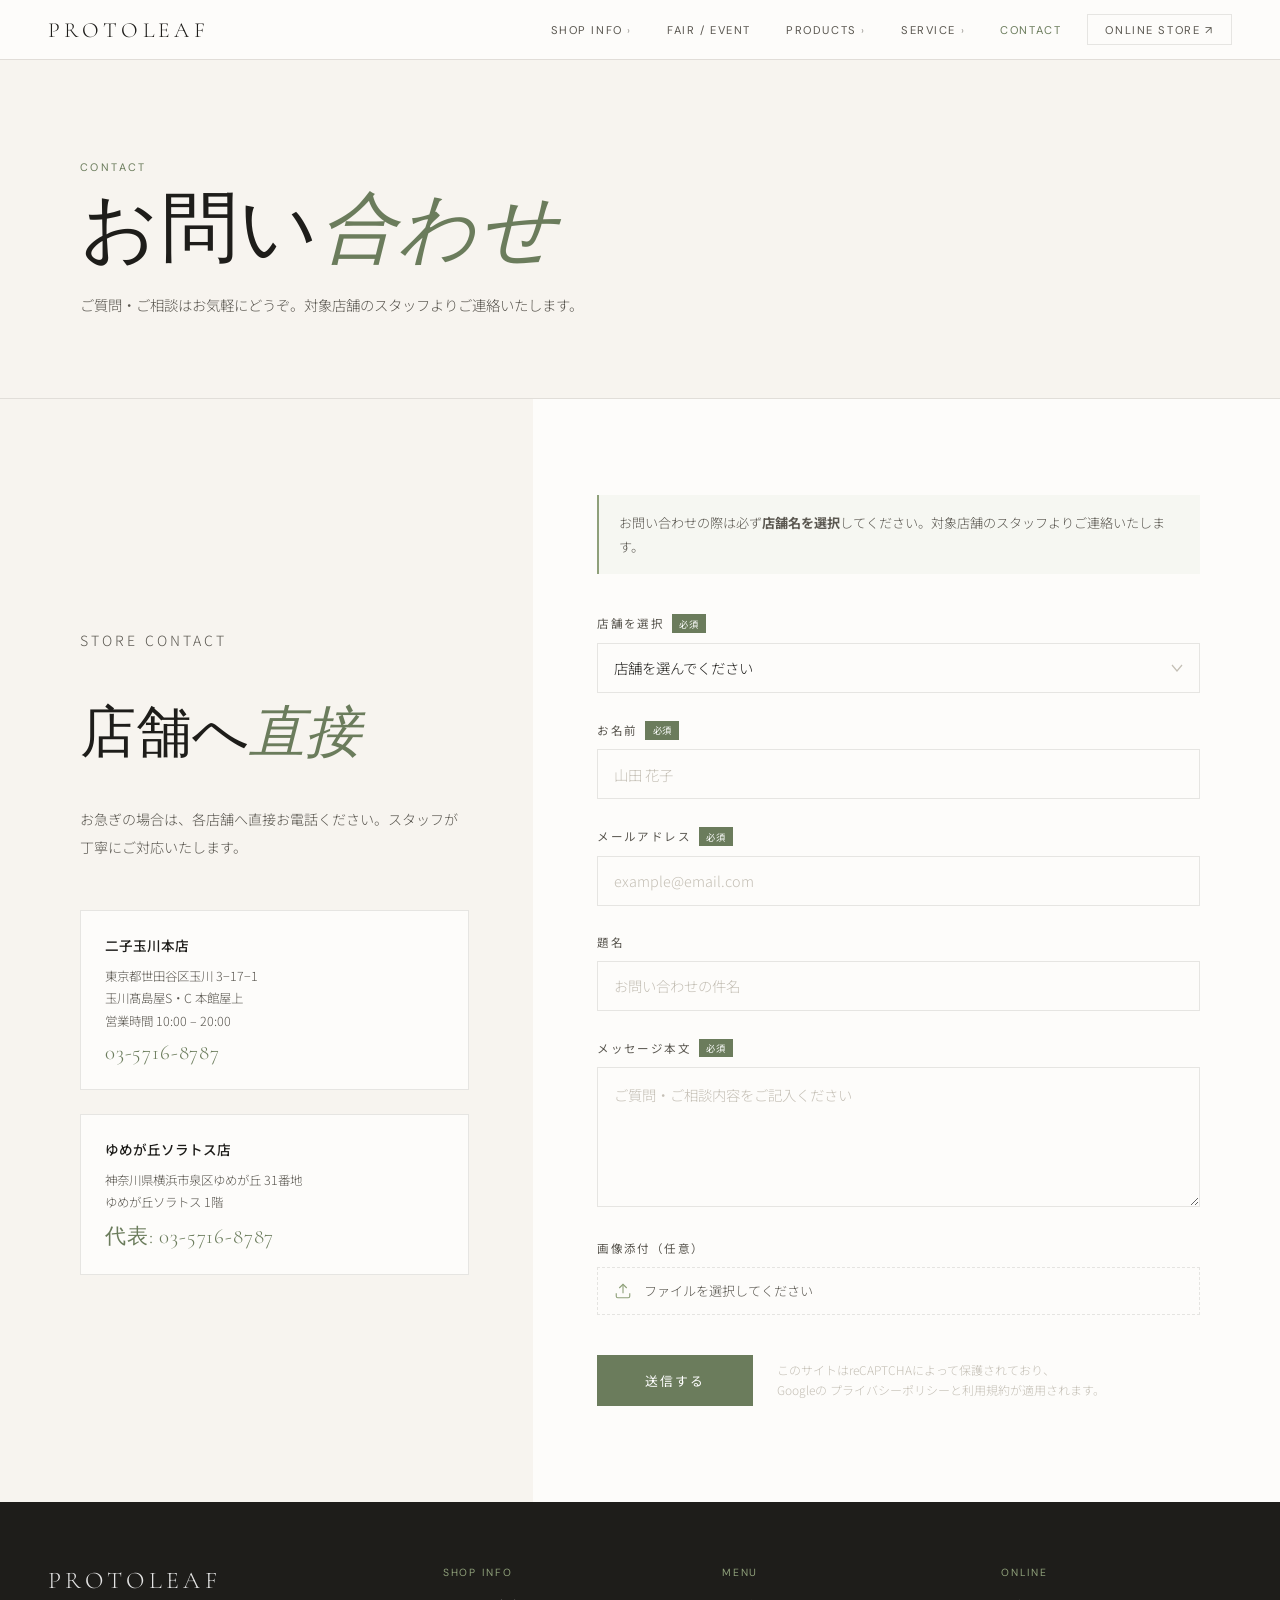
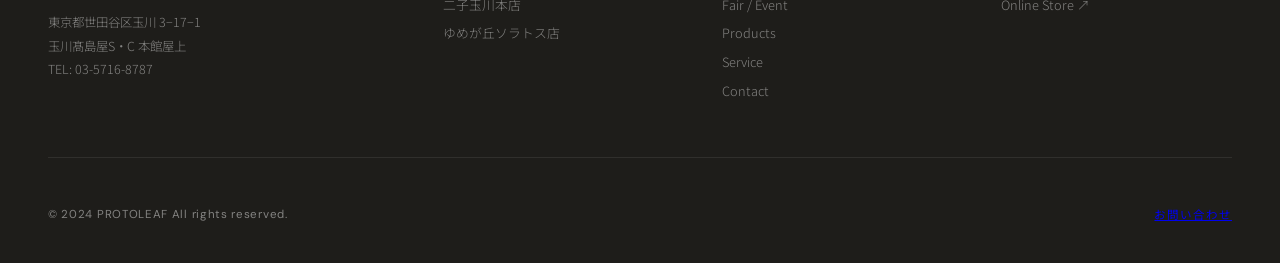
<file: contact.html>
<!DOCTYPE html>
<html lang="ja">
<head>
  <meta charset="UTF-8">
  <meta name="viewport" content="width=device-width, initial-scale=1.0">
  <title>Contact — PROTOLEAF</title>
  <link rel="preconnect" href="https://fonts.googleapis.com">
  <link rel="preconnect" href="https://fonts.gstatic.com" crossorigin>
  <link href="https://fonts.googleapis.com/css2?family=Cormorant+Garamond:ital,wght@0,300;0,400;1,300;1,400&family=Noto+Sans+JP:wght@300;400;500&family=DM+Sans:wght@300;400;500&display=swap" rel="stylesheet">
  <link rel="stylesheet" href="style.css">
  <style>
    .contact-wrap {
      display: grid;
      grid-template-columns: 1fr 1.4fr;
      min-height: calc(100vh - 200px);
    }

    /* ─── LEFT PANEL ─── */
    .contact-info-panel {
      background: var(--cream);
      padding: 6rem 4rem 6rem 5rem;
      display: flex;
      flex-direction: column;
      justify-content: center;
    }
    .contact-info-panel .section-title { margin-bottom: 2.5rem; }
    .contact-info-panel p {
      font-family: var(--font-jp);
      font-size: 0.88rem;
      line-height: 2.05;
      color: var(--mid);
      font-weight: 300;
      margin-bottom: 3rem;
    }
    .contact-stores { display: flex; flex-direction: column; gap: 1.5rem; }
    .contact-store-card {
      padding: 1.5rem;
      background: var(--warm-white);
      border: 0.5px solid var(--border);
    }
    .contact-store-card h4 {
      font-family: var(--font-jp);
      font-size: 0.85rem;
      font-weight: 500;
      color: var(--dark);
      margin-bottom: 0.6rem;
    }
    .contact-store-card p {
      font-family: var(--font-jp);
      font-size: 0.78rem;
      color: var(--mid);
      line-height: 1.8;
      font-weight: 300;
      margin: 0;
    }
    .contact-store-card a {
      font-family: var(--font-serif);
      font-size: 1.3rem;
      font-weight: 300;
      color: var(--sage);
      text-decoration: none;
      display: block;
      margin-top: 0.5rem;
      letter-spacing: 0.04em;
    }
    .contact-store-card a:hover { color: var(--dark); }

    /* ─── RIGHT PANEL (FORM) ─── */
    .contact-form-panel {
      background: var(--warm-white);
      padding: 6rem 5rem 6rem 4rem;
      display: flex;
      flex-direction: column;
      justify-content: center;
    }
    .form-note {
      font-family: var(--font-jp);
      font-size: 0.82rem;
      color: var(--mid);
      font-weight: 300;
      line-height: 1.8;
      padding: 1rem 1.25rem;
      border-left: 2px solid var(--sage-light);
      background: rgba(143,160,122,0.06);
      margin-bottom: 2.5rem;
    }

    .form-group { margin-bottom: 1.75rem; }
    .form-label {
      display: flex;
      align-items: center;
      gap: 0.5rem;
      font-size: 0.72rem;
      letter-spacing: 0.12em;
      text-transform: uppercase;
      color: var(--mid);
      margin-bottom: 0.6rem;
      font-weight: 400;
    }
    .required-badge {
      font-size: 0.58rem;
      letter-spacing: 0.08em;
      background: var(--sage);
      color: #fff;
      padding: 0.15rem 0.45rem;
      text-transform: uppercase;
    }

    .form-control {
      width: 100%;
      padding: 0.85rem 1rem;
      font-family: var(--font-jp);
      font-size: 0.9rem;
      font-weight: 300;
      color: var(--dark);
      background: var(--warm-white);
      border: 0.5px solid var(--border);
      outline: none;
      transition: border-color 0.25s;
      appearance: none;
      -webkit-appearance: none;
    }
    .form-control:focus { border-color: var(--sage); }
    .form-control::placeholder { color: var(--light); }

    select.form-control {
      background-image: url("data:image/svg+xml,%3Csvg width='12' height='8' viewBox='0 0 12 8' fill='none' xmlns='http://www.w3.org/2000/svg'%3E%3Cpath d='M1 1L6 7L11 1' stroke='%23c4bfb5' stroke-width='1.2'/%3E%3C/svg%3E");
      background-repeat: no-repeat;
      background-position: right 1rem center;
      padding-right: 2.5rem;
    }

    textarea.form-control {
      resize: vertical;
      min-height: 140px;
      line-height: 1.8;
    }

    .file-label {
      display: flex;
      align-items: center;
      gap: 0.75rem;
      padding: 0.85rem 1rem;
      border: 0.5px dashed var(--border);
      cursor: pointer;
      font-family: var(--font-jp);
      font-size: 0.82rem;
      color: var(--mid);
      font-weight: 300;
      transition: border-color 0.25s, background 0.25s;
    }
    .file-label:hover { border-color: var(--sage-light); background: rgba(143,160,122,0.04); }
    .file-label svg { flex-shrink: 0; color: var(--sage-light); }
    input[type="file"] { display: none; }

    .form-submit {
      margin-top: 2.5rem;
      display: flex;
      align-items: center;
      gap: 1.5rem;
      flex-wrap: wrap;
    }
    .btn-submit {
      padding: 1rem 3rem;
      background: var(--sage);
      color: #fff;
      border: none;
      font-family: var(--font-sans);
      font-size: 0.8rem;
      letter-spacing: 0.14em;
      text-transform: uppercase;
      cursor: pointer;
      transition: background 0.3s;
    }
    .btn-submit:hover { background: var(--dark); }
    .privacy-note {
      font-family: var(--font-jp);
      font-size: 0.75rem;
      color: var(--light);
      line-height: 1.7;
      font-weight: 300;
    }

    /* ─── THANKS STATE ─── */
    .thanks-msg {
      display: none;
      text-align: center;
      padding: 3rem 0;
    }
    .thanks-msg h3 {
      font-family: var(--font-serif);
      font-size: 2rem;
      font-weight: 300;
      color: var(--sage);
      margin-bottom: 1rem;
    }
    .thanks-msg p {
      font-family: var(--font-jp);
      font-size: 0.9rem;
      color: var(--mid);
      line-height: 2;
      font-weight: 300;
    }

    @media (max-width: 900px) {
      .contact-wrap { grid-template-columns: 1fr; }
      .contact-info-panel { padding: 4rem 1.5rem; }
      .contact-form-panel { padding: 4rem 1.5rem; }
    }
  </style>
</head>
<body>

<nav id="nav" class="solid">
  <a class="nav-logo" href="index.html">PROTOLEAF</a>
  <ul class="nav-menu">
    <li class="nav-item">
      <span>Shop Info</span>
      <div class="dropdown">
        <a href="index.html">二子玉川本店</a>
        <a href="#">ゆめが丘ソラトス店</a>
      </div>
    </li>
    <li class="nav-item"><a href="fair.html">Fair / Event</a></li>
    <li class="nav-item">
      <span>Products</span>
      <div class="dropdown">
        <a href="products.html">二子玉川本店</a>
        <a href="#">ゆめが丘ソラトス店</a>
      </div>
    </li>
    <li class="nav-item">
      <span>Service</span>
      <div class="dropdown">
        <a href="service.html">二子玉川本店</a>
        <a href="#">ゆめが丘ソラトス店</a>
      </div>
    </li>
    <li class="nav-item"><a href="contact.html" style="color:var(--sage)!important;">Contact</a></li>
    <li class="nav-item"><a class="nav-online" href="https://protoleaf.thebase.in/" target="_blank" rel="noopener">Online Store ↗</a></li>
  </ul>
</nav>

<div class="page-hero">
  <p class="page-hero-label">Contact</p>
  <h1 class="page-hero-title">お問い<em>合わせ</em></h1>
  <p class="page-hero-sub">ご質問・ご相談はお気軽にどうぞ。対象店舗のスタッフよりご連絡いたします。</p>
</div>

<div class="contact-wrap">

  <!-- LEFT: store info -->
  <div class="contact-info-panel reveal">
    <p class="section-label">Store Contact</p>
    <h2 class="section-title">店舗へ<em>直接</em></h2>
    <p>お急ぎの場合は、各店舗へ直接お電話ください。スタッフが丁寧にご対応いたします。</p>
    <div class="contact-stores">
      <div class="contact-store-card">
        <h4>二子玉川本店</h4>
        <p>東京都世田谷区玉川 3−17−1<br>玉川髙島屋S・C 本館屋上<br>営業時間 10:00 – 20:00</p>
        <a href="tel:0357168787">03-5716-8787</a>
      </div>
      <div class="contact-store-card">
        <h4>ゆめが丘ソラトス店</h4>
        <p>神奈川県横浜市泉区ゆめが丘 31番地<br>ゆめが丘ソラトス 1階</p>
        <a href="tel:0357168787">代表: 03-5716-8787</a>
      </div>
    </div>
  </div>

  <!-- RIGHT: form -->
  <div class="contact-form-panel reveal">
    <div class="form-note">
      お問い合わせの際は必ず<strong>店舗名を選択</strong>してください。対象店舗のスタッフよりご連絡いたします。
    </div>

    <form id="contactForm" novalidate>
      <div class="form-group">
        <label class="form-label">
          店舗を選択 <span class="required-badge">必須</span>
        </label>
        <select class="form-control" required>
          <option value="" disabled selected>店舗を選んでください</option>
          <option value="futako">二子玉川本店</option>
          <option value="yumegaoka">ゆめが丘ソラトス店</option>
        </select>
      </div>

      <div class="form-group">
        <label class="form-label">
          お名前 <span class="required-badge">必須</span>
        </label>
        <input class="form-control" type="text" placeholder="山田 花子" required>
      </div>

      <div class="form-group">
        <label class="form-label">
          メールアドレス <span class="required-badge">必須</span>
        </label>
        <input class="form-control" type="email" placeholder="example@email.com" required>
      </div>

      <div class="form-group">
        <label class="form-label">題名</label>
        <input class="form-control" type="text" placeholder="お問い合わせの件名">
      </div>

      <div class="form-group">
        <label class="form-label">
          メッセージ本文 <span class="required-badge">必須</span>
        </label>
        <textarea class="form-control" placeholder="ご質問・ご相談内容をご記入ください" required></textarea>
      </div>

      <div class="form-group">
        <label class="form-label">画像添付（任意）</label>
        <label class="file-label" for="fileInput">
          <svg width="18" height="18" viewBox="0 0 24 24" fill="none" stroke="currentColor" stroke-width="1.5"><path d="M21 15v4a2 2 0 01-2 2H5a2 2 0 01-2-2v-4"/><polyline points="17 8 12 3 7 8"/><line x1="12" y1="3" x2="12" y2="15"/></svg>
          ファイルを選択してください
        </label>
        <input type="file" id="fileInput" accept="image/*">
      </div>

      <div class="form-submit">
        <button type="submit" class="btn-submit">送信する</button>
        <p class="privacy-note">このサイトはreCAPTCHAによって保護されており、<br>Googleの プライバシーポリシーと利用規約が適用されます。</p>
      </div>
    </form>

    <div class="thanks-msg" id="thanksMsg">
      <h3>送信完了</h3>
      <p>お問い合わせありがとうございます。<br>担当店舗より3営業日以内にご連絡いたします。</p>
    </div>
  </div>
</div>

<footer>
  <div class="footer-top">
    <div class="footer-brand">
      <div class="footer-brand-logo">PROTOLEAF</div>
      <p>東京都世田谷区玉川 3−17−1<br>玉川髙島屋S・C 本館屋上<br>TEL: 03-5716-8787</p>
    </div>
    <div class="footer-col">
      <h4>Shop Info</h4>
      <a href="index.html">二子玉川本店</a>
      <a href="#">ゆめが丘ソラトス店</a>
    </div>
    <div class="footer-col">
      <h4>Menu</h4>
      <a href="fair.html">Fair / Event</a>
      <a href="products.html">Products</a>
      <a href="service.html">Service</a>
      <a href="contact.html">Contact</a>
    </div>
    <div class="footer-col">
      <h4>Online</h4>
      <a href="https://protoleaf.thebase.in/" target="_blank" rel="noopener">Online Store ↗</a>
    </div>
  </div>
  <div class="footer-bottom">
    <p>© 2024 PROTOLEAF All rights reserved.</p>
    <a href="contact.html" style="font-size:0.72rem; letter-spacing:0.08em;">お問い合わせ</a>
  </div>
</footer>

<script>
  const nav = document.getElementById('nav');
  window.addEventListener('scroll', () => {
    if (window.scrollY > 10) nav.classList.remove('solid');
    else nav.classList.add('solid');
  });

  document.getElementById('contactForm').addEventListener('submit', (e) => {
    e.preventDefault();
    document.getElementById('contactForm').style.display = 'none';
    document.getElementById('thanksMsg').style.display = 'block';
  });

  const fileInput = document.getElementById('fileInput');
  const fileLabel = document.querySelector('.file-label');
  fileInput.addEventListener('change', () => {
    if (fileInput.files.length > 0) {
      fileLabel.textContent = fileInput.files[0].name;
    }
  });

  const reveals = document.querySelectorAll('.reveal');
  const obs = new IntersectionObserver((entries) => {
    entries.forEach((e, i) => {
      if (e.isIntersecting) { setTimeout(() => e.target.classList.add('visible'), i * 80); obs.unobserve(e.target); }
    });
  }, { threshold: 0.08 });
  reveals.forEach(el => obs.observe(el));
</script>
</body>
</html>
</file>
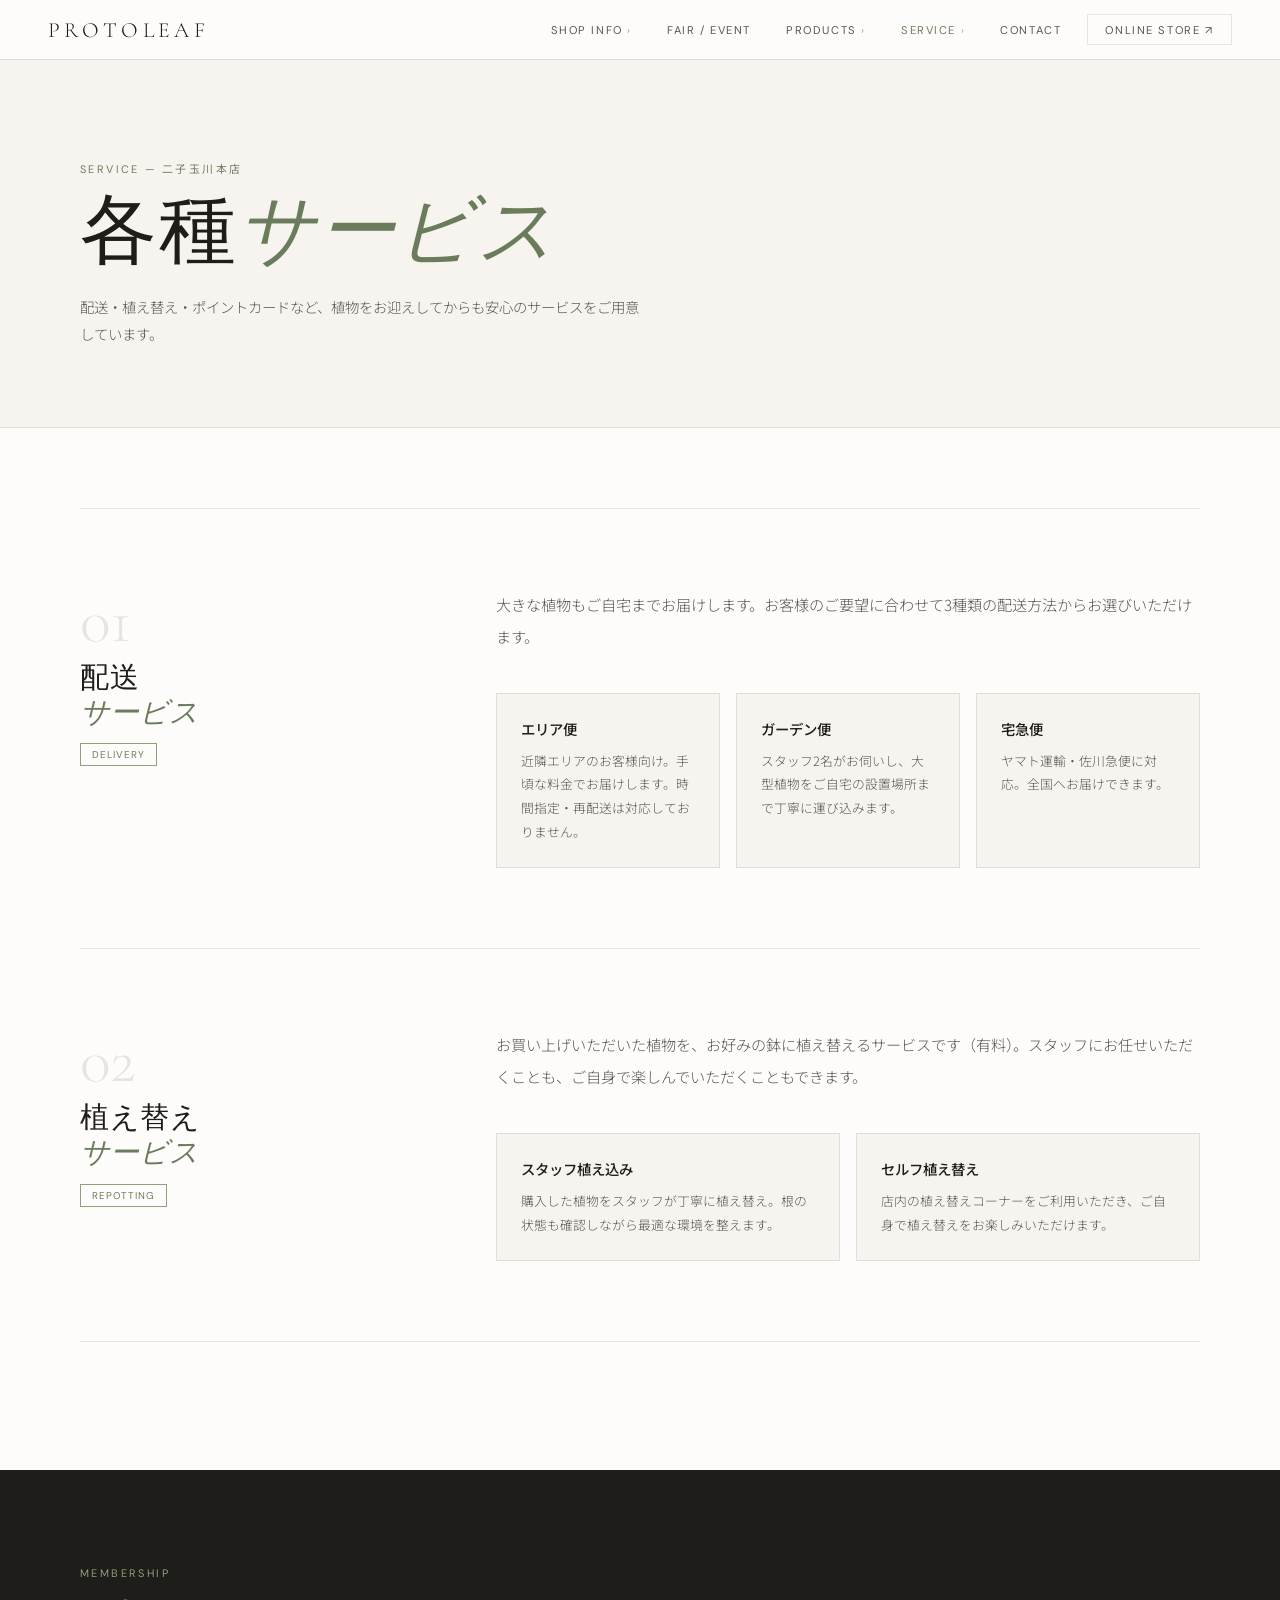
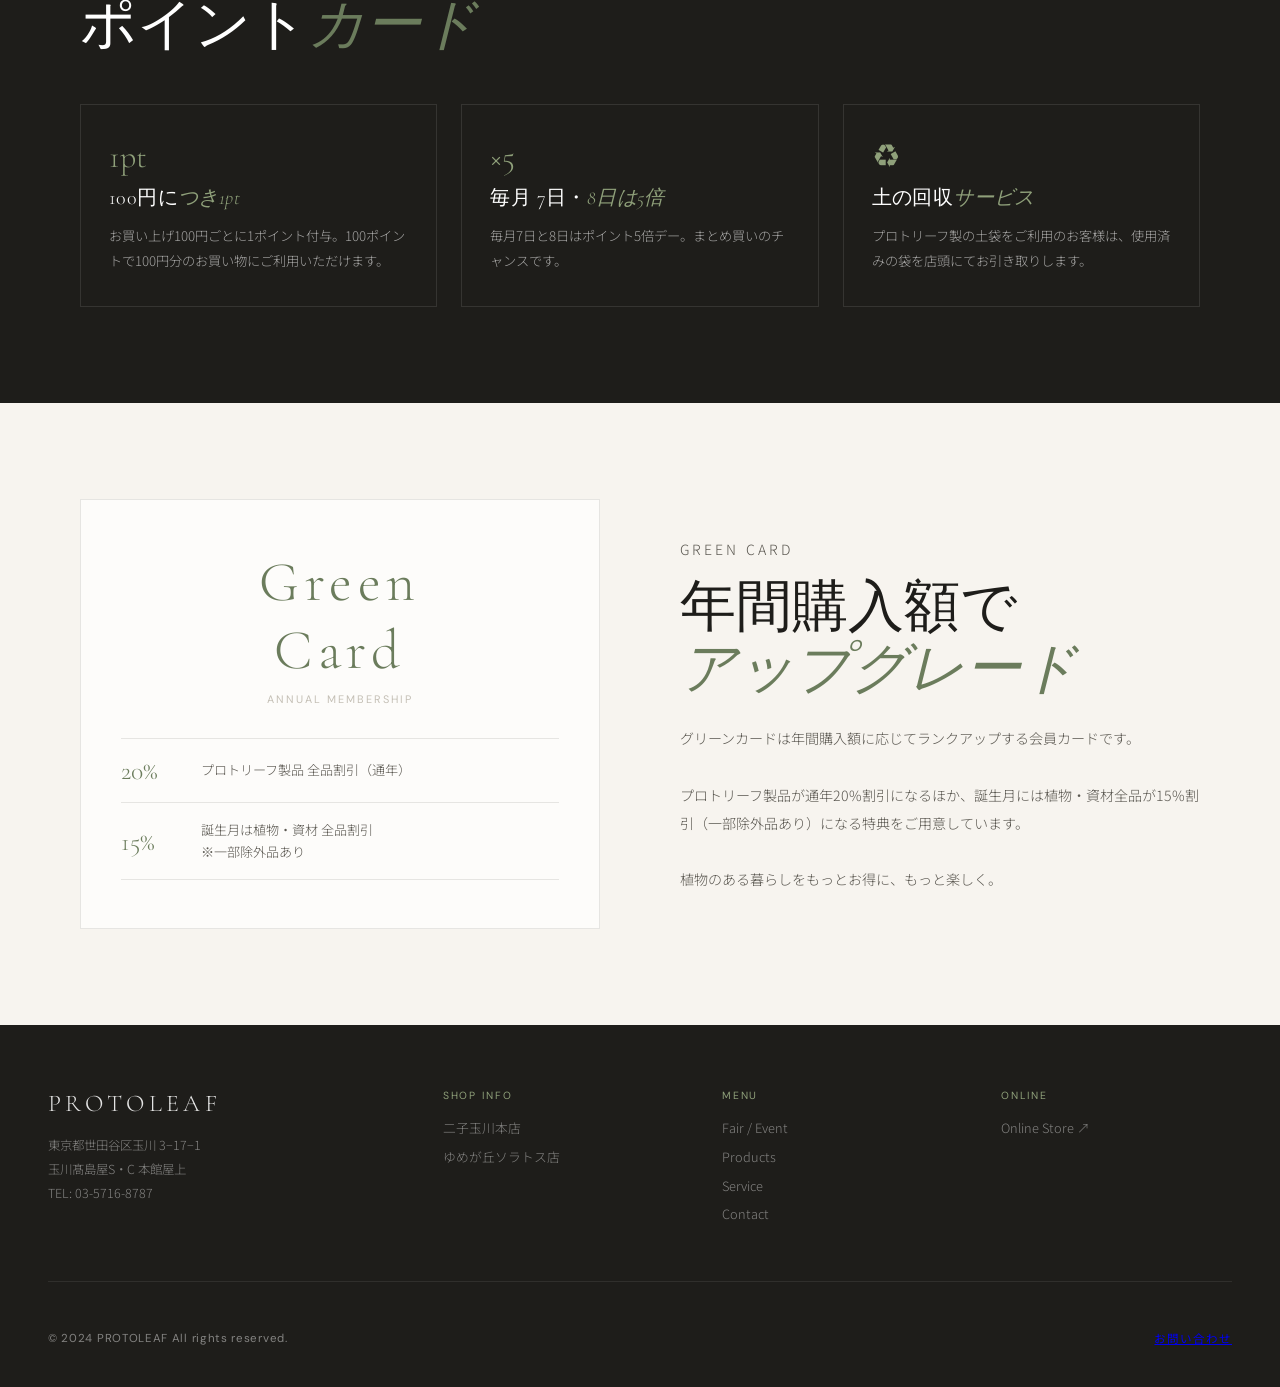
<file: service.html>
<!DOCTYPE html>
<html lang="ja">
<head>
  <meta charset="UTF-8">
  <meta name="viewport" content="width=device-width, initial-scale=1.0">
  <title>Service — PROTOLEAF</title>
  <link rel="preconnect" href="https://fonts.googleapis.com">
  <link rel="preconnect" href="https://fonts.gstatic.com" crossorigin>
  <link href="https://fonts.googleapis.com/css2?family=Cormorant+Garamond:ital,wght@0,300;0,400;1,300;1,400&family=Noto+Sans+JP:wght@300;400;500&family=DM+Sans:wght@300;400;500&display=swap" rel="stylesheet">
  <link rel="stylesheet" href="style.css">
  <style>
    .services-wrap { padding: 5rem 5rem 8rem; }

    /* ─── SERVICE BLOCK ─── */
    .service-block {
      display: grid;
      grid-template-columns: 1fr 2fr;
      gap: 4rem;
      padding: 5rem 0;
      border-bottom: 0.5px solid var(--border);
      align-items: start;
    }
    .service-block:first-child { border-top: 0.5px solid var(--border); }
    .service-num {
      font-family: var(--font-serif);
      font-size: 4rem;
      font-weight: 300;
      color: var(--border);
      line-height: 1;
      letter-spacing: -0.02em;
    }
    .service-label-wrap { position: sticky; top: 7rem; }
    .service-name {
      font-family: var(--font-serif);
      font-size: 1.8rem;
      font-weight: 300;
      color: var(--dark);
      line-height: 1.2;
      margin-top: 0.5rem;
      margin-bottom: 0.75rem;
      letter-spacing: 0.02em;
    }
    .service-name em { font-style: italic; color: var(--sage); }
    .service-badge {
      display: inline-block;
      font-size: 0.62rem;
      letter-spacing: 0.1em;
      text-transform: uppercase;
      padding: 0.25rem 0.7rem;
      border: 0.5px solid var(--sage-light);
      color: var(--sage);
    }

    .service-detail { }
    .service-intro {
      font-family: var(--font-jp);
      font-size: 0.95rem;
      line-height: 2.1;
      color: var(--mid);
      font-weight: 300;
      margin-bottom: 2.5rem;
    }

    .option-grid { display: grid; grid-template-columns: repeat(auto-fit, minmax(200px, 1fr)); gap: 1rem; }
    .option-card {
      padding: 1.5rem;
      background: var(--cream);
      border: 0.5px solid var(--border);
      transition: border-color 0.3s;
    }
    .option-card:hover { border-color: var(--sage-light); }
    .option-card h4 {
      font-family: var(--font-jp);
      font-size: 0.9rem;
      font-weight: 500;
      color: var(--dark);
      margin-bottom: 0.6rem;
    }
    .option-card p {
      font-family: var(--font-jp);
      font-size: 0.8rem;
      line-height: 1.85;
      color: var(--mid);
      font-weight: 300;
    }

    /* ─── POINT CARD ─── */
    .point-section {
      background: var(--dark);
      padding: 6rem 5rem;
    }
    .point-section .section-label { color: var(--sage-light); }
    .point-section .section-title { color: #fff; margin-bottom: 3rem; }
    .point-grid { display: grid; grid-template-columns: repeat(3, 1fr); gap: 1.5rem; }
    .point-card {
      padding: 2rem 1.75rem;
      border: 0.5px solid rgba(255,255,255,0.1);
      transition: border-color 0.3s;
    }
    .point-card:hover { border-color: var(--sage-light); }
    .point-card h4 {
      font-family: var(--font-serif);
      font-size: 1.25rem;
      font-weight: 300;
      color: #fff;
      margin-bottom: 0.75rem;
      letter-spacing: 0.02em;
    }
    .point-card h4 em { font-style: italic; color: var(--sage-light); }
    .point-card p {
      font-family: var(--font-jp);
      font-size: 0.83rem;
      line-height: 1.9;
      color: rgba(255,255,255,0.6);
      font-weight: 300;
    }
    .point-highlight {
      font-family: var(--font-serif);
      font-size: 2rem;
      font-weight: 300;
      color: var(--sage-light);
      display: block;
      margin-bottom: 0.5rem;
    }

    /* ─── GREEN CARD ─── */
    .green-card-section {
      background: var(--cream);
      padding: 6rem 5rem;
      display: grid;
      grid-template-columns: 1fr 1fr;
      gap: 5rem;
      align-items: center;
    }
    .green-card-visual {
      background: var(--warm-white);
      border: 0.5px solid var(--border);
      padding: 3rem 2.5rem;
      text-align: center;
    }
    .green-card-icon {
      font-family: var(--font-serif);
      font-size: 3.5rem;
      font-weight: 300;
      color: var(--sage);
      letter-spacing: 0.1em;
      display: block;
      margin-bottom: 0.5rem;
    }
    .green-card-sub {
      font-size: 0.68rem;
      letter-spacing: 0.18em;
      text-transform: uppercase;
      color: var(--light);
      margin-bottom: 2rem;
    }
    .green-card-benefit {
      display: flex;
      align-items: center;
      gap: 1rem;
      padding: 1rem 0;
      border-top: 0.5px solid var(--border);
      text-align: left;
    }
    .green-card-benefit:last-child { border-bottom: 0.5px solid var(--border); }
    .benefit-pct {
      font-family: var(--font-serif);
      font-size: 1.6rem;
      font-weight: 300;
      color: var(--sage);
      flex-shrink: 0;
      width: 4rem;
    }
    .benefit-text {
      font-family: var(--font-jp);
      font-size: 0.82rem;
      color: var(--mid);
      line-height: 1.7;
      font-weight: 300;
    }
    .green-card-text .section-title { margin-bottom: 1.5rem; }
    .green-card-text p {
      font-family: var(--font-jp);
      font-size: 0.88rem;
      line-height: 2;
      color: var(--mid);
      font-weight: 300;
    }

    @media (max-width: 900px) {
      .services-wrap { padding: 3rem 1.5rem 6rem; }
      .service-block { grid-template-columns: 1fr; gap: 1.5rem; padding: 3.5rem 0; }
      .service-label-wrap { position: static; }
      .point-section { padding: 4rem 1.5rem; }
      .point-grid { grid-template-columns: 1fr; }
      .green-card-section { grid-template-columns: 1fr; padding: 4rem 1.5rem; gap: 3rem; }
    }
  </style>
</head>
<body>

<nav id="nav" class="solid">
  <a class="nav-logo" href="index.html">PROTOLEAF</a>
  <ul class="nav-menu">
    <li class="nav-item">
      <span>Shop Info</span>
      <div class="dropdown">
        <a href="index.html">二子玉川本店</a>
        <a href="#">ゆめが丘ソラトス店</a>
      </div>
    </li>
    <li class="nav-item"><a href="fair.html">Fair / Event</a></li>
    <li class="nav-item">
      <span>Products</span>
      <div class="dropdown">
        <a href="products.html">二子玉川本店</a>
        <a href="#">ゆめが丘ソラトス店</a>
      </div>
    </li>
    <li class="nav-item">
      <span style="color:var(--sage)!important;">Service</span>
      <div class="dropdown">
        <a href="service.html">二子玉川本店</a>
        <a href="#">ゆめが丘ソラトス店</a>
      </div>
    </li>
    <li class="nav-item"><a href="contact.html">Contact</a></li>
    <li class="nav-item"><a class="nav-online" href="https://protoleaf.thebase.in/" target="_blank" rel="noopener">Online Store ↗</a></li>
  </ul>
</nav>

<div class="page-hero">
  <p class="page-hero-label">Service — 二子玉川本店</p>
  <h1 class="page-hero-title">各種<em>サービス</em></h1>
  <p class="page-hero-sub">配送・植え替え・ポイントカードなど、植物をお迎えしてからも安心のサービスをご用意しています。</p>
</div>

<div class="services-wrap">

  <!-- 配送 -->
  <div class="service-block reveal">
    <div class="service-label-wrap">
      <div class="service-num">01</div>
      <h2 class="service-name">配送<br><em>サービス</em></h2>
      <span class="service-badge">Delivery</span>
    </div>
    <div class="service-detail">
      <p class="service-intro">大きな植物もご自宅までお届けします。お客様のご要望に合わせて3種類の配送方法からお選びいただけます。</p>
      <div class="option-grid">
        <div class="option-card">
          <h4>エリア便</h4>
          <p>近隣エリアのお客様向け。手頃な料金でお届けします。時間指定・再配送は対応しておりません。</p>
        </div>
        <div class="option-card">
          <h4>ガーデン便</h4>
          <p>スタッフ2名がお伺いし、大型植物をご自宅の設置場所まで丁寧に運び込みます。</p>
        </div>
        <div class="option-card">
          <h4>宅急便</h4>
          <p>ヤマト運輸・佐川急便に対応。全国へお届けできます。</p>
        </div>
      </div>
    </div>
  </div>

  <!-- 植え替え -->
  <div class="service-block reveal">
    <div class="service-label-wrap">
      <div class="service-num">02</div>
      <h2 class="service-name">植え替え<br><em>サービス</em></h2>
      <span class="service-badge">Repotting</span>
    </div>
    <div class="service-detail">
      <p class="service-intro">お買い上げいただいた植物を、お好みの鉢に植え替えるサービスです（有料）。スタッフにお任せいただくことも、ご自身で楽しんでいただくこともできます。</p>
      <div class="option-grid">
        <div class="option-card">
          <h4>スタッフ植え込み</h4>
          <p>購入した植物をスタッフが丁寧に植え替え。根の状態も確認しながら最適な環境を整えます。</p>
        </div>
        <div class="option-card">
          <h4>セルフ植え替え</h4>
          <p>店内の植え替えコーナーをご利用いただき、ご自身で植え替えをお楽しみいただけます。</p>
        </div>
      </div>
    </div>
  </div>

</div>

<!-- POINT CARD -->
<section class="point-section">
  <p class="section-label">Membership</p>
  <h2 class="section-title">ポイント<em>カード</em></h2>
  <div class="point-grid reveal">
    <div class="point-card">
      <span class="point-highlight">1pt</span>
      <h4>100円に<em>つき1pt</em></h4>
      <p>お買い上げ100円ごとに1ポイント付与。100ポイントで100円分のお買い物にご利用いただけます。</p>
    </div>
    <div class="point-card">
      <span class="point-highlight">×5</span>
      <h4>毎月 7日・<em>8日は5倍</em></h4>
      <p>毎月7日と8日はポイント5倍デー。まとめ買いのチャンスです。</p>
    </div>
    <div class="point-card">
      <span class="point-highlight">♻</span>
      <h4>土の回収<em>サービス</em></h4>
      <p>プロトリーフ製の土袋をご利用のお客様は、使用済みの袋を店頭にてお引き取りします。</p>
    </div>
  </div>
</section>

<!-- GREEN CARD -->
<section class="green-card-section">
  <div class="green-card-visual reveal">
    <span class="green-card-icon">Green<br>Card</span>
    <p class="green-card-sub">Annual Membership</p>
    <div class="green-card-benefit">
      <span class="benefit-pct">20%</span>
      <span class="benefit-text">プロトリーフ製品 全品割引（通年）</span>
    </div>
    <div class="green-card-benefit">
      <span class="benefit-pct">15%</span>
      <span class="benefit-text">誕生月は植物・資材 全品割引<br>※一部除外品あり</span>
    </div>
  </div>
  <div class="green-card-text reveal">
    <p class="section-label">Green Card</p>
    <h2 class="section-title">年間購入額で<br><em>アップグレード</em></h2>
    <p>グリーンカードは年間購入額に応じてランクアップする会員カードです。<br><br>プロトリーフ製品が通年20%割引になるほか、誕生月には植物・資材全品が15%割引（一部除外品あり）になる特典をご用意しています。<br><br>植物のある暮らしをもっとお得に、もっと楽しく。</p>
  </div>
</section>

<footer>
  <div class="footer-top">
    <div class="footer-brand">
      <div class="footer-brand-logo">PROTOLEAF</div>
      <p>東京都世田谷区玉川 3−17−1<br>玉川髙島屋S・C 本館屋上<br>TEL: 03-5716-8787</p>
    </div>
    <div class="footer-col">
      <h4>Shop Info</h4>
      <a href="index.html">二子玉川本店</a>
      <a href="#">ゆめが丘ソラトス店</a>
    </div>
    <div class="footer-col">
      <h4>Menu</h4>
      <a href="fair.html">Fair / Event</a>
      <a href="products.html">Products</a>
      <a href="service.html">Service</a>
      <a href="contact.html">Contact</a>
    </div>
    <div class="footer-col">
      <h4>Online</h4>
      <a href="https://protoleaf.thebase.in/" target="_blank" rel="noopener">Online Store ↗</a>
    </div>
  </div>
  <div class="footer-bottom">
    <p>© 2024 PROTOLEAF All rights reserved.</p>
    <a href="contact.html" style="font-size:0.72rem; letter-spacing:0.08em;">お問い合わせ</a>
  </div>
</footer>

<script>
  const nav = document.getElementById('nav');
  window.addEventListener('scroll', () => {
    if (window.scrollY > 10) nav.classList.remove('solid');
    else nav.classList.add('solid');
  });
  const reveals = document.querySelectorAll('.reveal');
  const obs = new IntersectionObserver((entries) => {
    entries.forEach((e, i) => {
      if (e.isIntersecting) { setTimeout(() => e.target.classList.add('visible'), i * 80); obs.unobserve(e.target); }
    });
  }, { threshold: 0.08 });
  reveals.forEach(el => obs.observe(el));
</script>
</body>
</html>
</file>
<file: style.css>
*, *::before, *::after { box-sizing: border-box; margin: 0; padding: 0; }

:root {
  --cream: #f7f4ef;
  --warm-white: #fdfcfa;
  --sage: #6b7c5c;
  --sage-light: #8fa07a;
  --dark: #1e1d1a;
  --mid: #5a5750;
  --light: #c4bfb5;
  --border: rgba(100,95,88,0.15);
  --font-serif: 'Cormorant Garamond', Georgia, serif;
  --font-sans: 'DM Sans', 'Noto Sans JP', sans-serif;
  --font-jp: 'Noto Sans JP', sans-serif;
}

html { scroll-behavior: smooth; }
body {
  font-family: var(--font-sans);
  background-color: var(--warm-white);
  color: var(--dark);
  overflow-x: hidden;
}

/* ─── NAV ─── */
nav {
  position: fixed;
  top: 0; left: 0; right: 0;
  z-index: 200;
  display: flex;
  align-items: center;
  justify-content: space-between;
  padding: 1.4rem 3rem;
  transition: background 0.4s, padding 0.4s, box-shadow 0.4s;
}
nav.scrolled, nav.solid {
  background: rgba(253,252,250,0.95);
  backdrop-filter: blur(14px);
  padding: 0.9rem 3rem;
  box-shadow: 0 1px 0 var(--border);
}
.nav-logo {
  font-family: var(--font-serif);
  font-size: 1.35rem;
  font-weight: 300;
  letter-spacing: 0.2em;
  color: var(--warm-white);
  text-decoration: none;
  transition: color 0.3s;
  flex-shrink: 0;
}
nav.scrolled .nav-logo, nav.solid .nav-logo { color: var(--dark); }

.nav-menu {
  display: flex;
  gap: 0;
  list-style: none;
  align-items: center;
}
.nav-item {
  position: relative;
}
.nav-item > a, .nav-item > span {
  display: block;
  padding: 0.5rem 1.1rem;
  font-size: 0.7rem;
  letter-spacing: 0.14em;
  text-transform: uppercase;
  color: rgba(255,255,255,0.82);
  text-decoration: none;
  transition: color 0.25s;
  cursor: pointer;
  font-weight: 400;
  white-space: nowrap;
}
nav.scrolled .nav-item > a,
nav.scrolled .nav-item > span,
nav.solid .nav-item > a,
nav.solid .nav-item > span { color: var(--mid); }
.nav-item > a:hover, .nav-item > span:hover { color: var(--sage-light); }
nav.scrolled .nav-item > a:hover,
nav.scrolled .nav-item > span:hover,
nav.solid .nav-item > a:hover,
nav.solid .nav-item > span:hover { color: var(--sage); }

.nav-item > span::after {
  content: ' ›';
  font-size: 0.65rem;
  opacity: 0.6;
}

.dropdown {
  display: none;
  position: absolute;
  top: calc(100% + 4px);
  left: 0;
  background: var(--warm-white);
  border: 0.5px solid var(--border);
  min-width: 200px;
  box-shadow: 0 8px 32px rgba(0,0,0,0.06);
}
.nav-item:hover .dropdown { display: block; }
.dropdown a {
  display: block;
  padding: 0.85rem 1.25rem;
  font-size: 0.75rem;
  letter-spacing: 0.08em;
  color: var(--mid);
  text-decoration: none;
  border-bottom: 0.5px solid var(--border);
  font-family: var(--font-jp);
  font-weight: 300;
  transition: background 0.2s, color 0.2s;
}
.dropdown a:last-child { border-bottom: none; }
.dropdown a:hover { background: var(--cream); color: var(--sage); }

.nav-online {
  margin-left: 0.5rem;
  padding: 0.45rem 1.1rem !important;
  border: 0.5px solid rgba(255,255,255,0.35) !important;
  transition: background 0.3s, border-color 0.3s, color 0.3s !important;
}
.nav-online:hover { background: rgba(255,255,255,0.12); border-color: rgba(255,255,255,0.7) !important; }
nav.scrolled .nav-online, nav.solid .nav-online {
  border-color: var(--border) !important;
  color: var(--mid) !important;
}
nav.scrolled .nav-online:hover, nav.solid .nav-online:hover {
  background: var(--cream) !important;
}

/* ─── PAGE HERO (inner pages) ─── */
.page-hero {
  padding: 10rem 5rem 5rem;
  background: var(--cream);
  border-bottom: 0.5px solid var(--border);
}
.page-hero-label {
  font-size: 0.68rem;
  letter-spacing: 0.22em;
  text-transform: uppercase;
  color: var(--sage);
  margin-bottom: 1rem;
  font-weight: 400;
}
.page-hero-title {
  font-family: var(--font-serif);
  font-size: clamp(2.8rem, 6vw, 5rem);
  font-weight: 300;
  line-height: 1.05;
  color: var(--dark);
  letter-spacing: 0.02em;
}
.page-hero-title em { font-style: italic; color: var(--sage); }
.page-hero-sub {
  font-family: var(--font-jp);
  font-size: 0.9rem;
  color: var(--mid);
  font-weight: 300;
  margin-top: 1.25rem;
  line-height: 1.9;
  max-width: 560px;
}

/* ─── SECTION BASE ─── */
.section-label {
  font-size: 0.68rem;
  letter-spacing: 0.22em;
  text-transform: uppercase;
  color: var(--sage);
  margin-bottom: 0.9rem;
  font-weight: 400;
}
.section-title {
  font-family: var(--font-serif);
  font-size: clamp(2rem, 4.5vw, 3.5rem);
  font-weight: 300;
  line-height: 1.1;
  color: var(--dark);
}
.section-title em { font-style: italic; color: var(--sage); }

/* ─── REVEAL ─── */
.reveal {
  opacity: 0;
  transform: translateY(28px);
  transition: opacity 0.75s ease, transform 0.75s ease;
}
.reveal.visible { opacity: 1; transform: none; }

/* ─── FOOTER ─── */
footer {
  background: var(--dark);
  color: rgba(255,255,255,0.45);
  padding: 4rem 3rem 2.5rem;
}
.footer-top {
  display: grid;
  grid-template-columns: 1.5fr 1fr 1fr 1fr;
  gap: 3rem;
  margin-bottom: 3rem;
  padding-bottom: 3rem;
  border-bottom: 0.5px solid rgba(255,255,255,0.08);
}
.footer-brand-logo {
  font-family: var(--font-serif);
  font-size: 1.5rem;
  font-weight: 300;
  letter-spacing: 0.18em;
  color: rgba(255,255,255,0.88);
  margin-bottom: 1rem;
}
.footer-brand p {
  font-family: var(--font-jp);
  font-size: 0.78rem;
  line-height: 1.9;
  font-weight: 300;
}
.footer-col h4 {
  font-size: 0.65rem;
  letter-spacing: 0.18em;
  text-transform: uppercase;
  color: var(--sage-light);
  margin-bottom: 1rem;
  font-weight: 400;
}
.footer-col a {
  display: block;
  font-family: var(--font-jp);
  font-size: 0.8rem;
  color: rgba(255,255,255,0.45);
  text-decoration: none;
  margin-bottom: 0.6rem;
  font-weight: 300;
  transition: color 0.2s;
}
.footer-col a:hover { color: var(--sage-light); }
.footer-bottom {
  display: flex;
  justify-content: space-between;
  align-items: center;
  flex-wrap: wrap;
  gap: 1rem;
}
.footer-bottom p { font-size: 0.72rem; letter-spacing: 0.06em; }

/* ─── MOBILE ─── */
@media (max-width: 900px) {
  nav { padding: 1rem 1.5rem; }
  nav.scrolled, nav.solid { padding: 0.75rem 1.5rem; }
  .nav-menu { display: none; }
  .page-hero { padding: 8rem 1.5rem 4rem; }
  .footer-top { grid-template-columns: 1fr 1fr; gap: 2rem; }
}
@media (max-width: 600px) {
  .footer-top { grid-template-columns: 1fr; }
}
</file>
